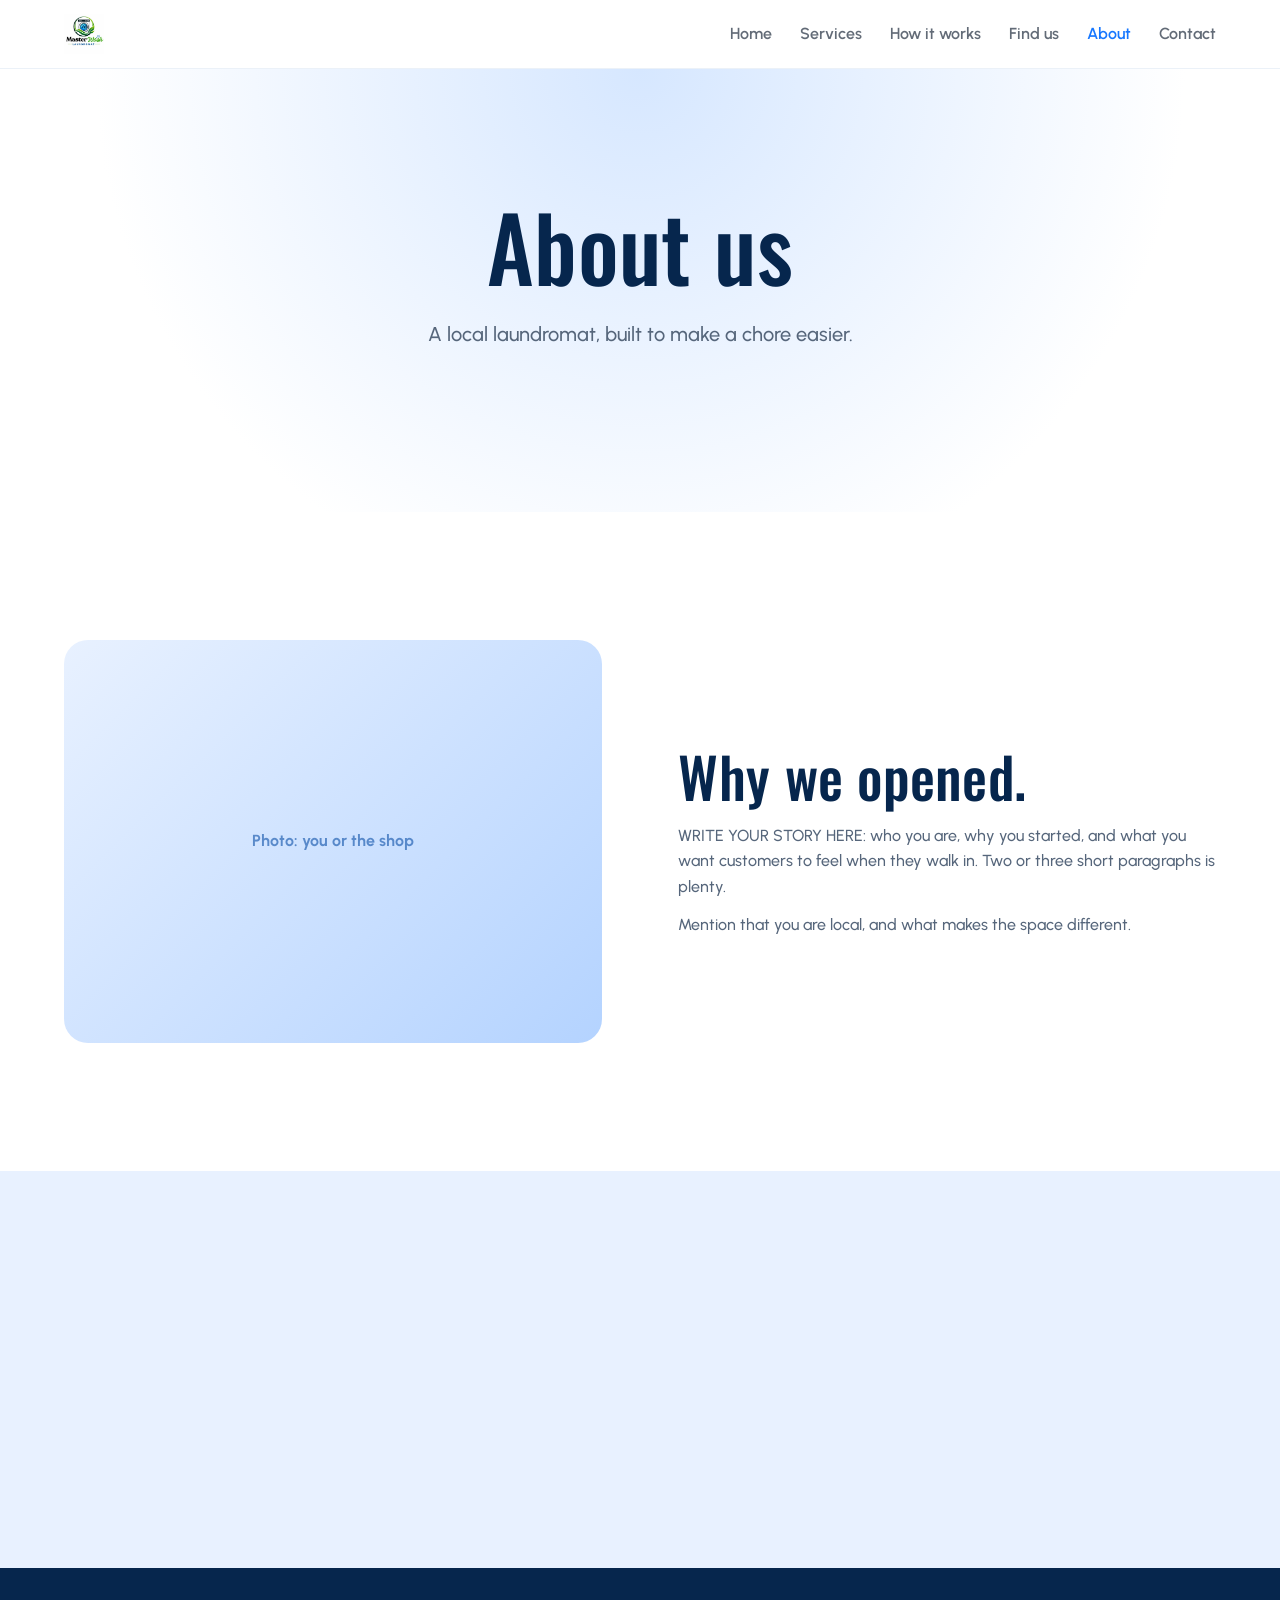
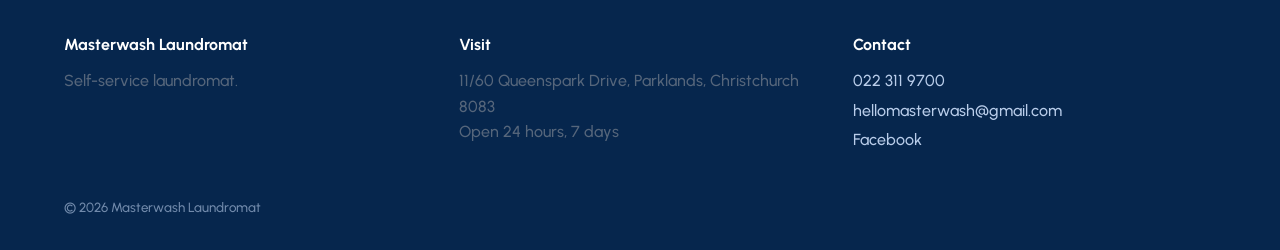
<file: about.html>
<!doctype html>
<html lang="en">
  <head>
    <meta charset="UTF-8" />
    <meta name="viewport" content="width=device-width,initial-scale=1,viewport-fit=cover" />
    <title>About | Masterwash Laundromat</title>
    <meta
      name="description"
      content="The story behind Masterwash Laundromat, a new self-service laundromat in Parklands."
    />
    <link rel="preconnect" href="https://fonts.googleapis.com" />
    <link rel="preconnect" href="https://fonts.gstatic.com" crossorigin />
    <link
      href="https://fonts.googleapis.com/css2?family=Oswald:wght@400..700&family=Urbanist:wght@400..800&display=swap"
      rel="stylesheet"
    />
    <link rel="icon" href="images/logo.jpg" />
    <link rel="stylesheet" href="style.css" />
    <script src="script.js" defer></script>
  </head>
  <body>
    <!-- Hero -->
    <section class="hero short">
      <div class="wrap">
        <h1>About us</h1>
        <p>A local laundromat, built to make a chore easier.</p>
      </div>
    </section>

    <!-- Story -->
    <section>
      <div class="wrap split reveal">
        <div class="media" data-label="Photo: you or the shop"></div>
        <div>
          <h2>Why we opened.</h2>
          <p>
            WRITE YOUR STORY HERE: who you are, why you started, and what you want customers to feel
            when they walk in. Two or three short paragraphs is plenty.
          </p>
          <p>Mention that you are local, and what makes the space different.</p>
        </div>
      </div>
    </section>

    <!-- Values -->
    <section class="tint">
      <div class="wrap">
        <div class="grid stagger mt-0">
          <article class="tile">
            <h3>Clean</h3>
            <p>Machines and floors wiped down and checked daily.</p>
          </article>
          <article class="tile">
            <h3>Open when you need it</h3>
            <p>24 hours a day, 7 days a week.</p>
          </article>
          <article class="tile">
            <h3>Fair prices</h3>
            <p>Clear pricing with nothing hidden.</p>
          </article>
        </div>
      </div>
    </section>
  </body>
</html>
</file>
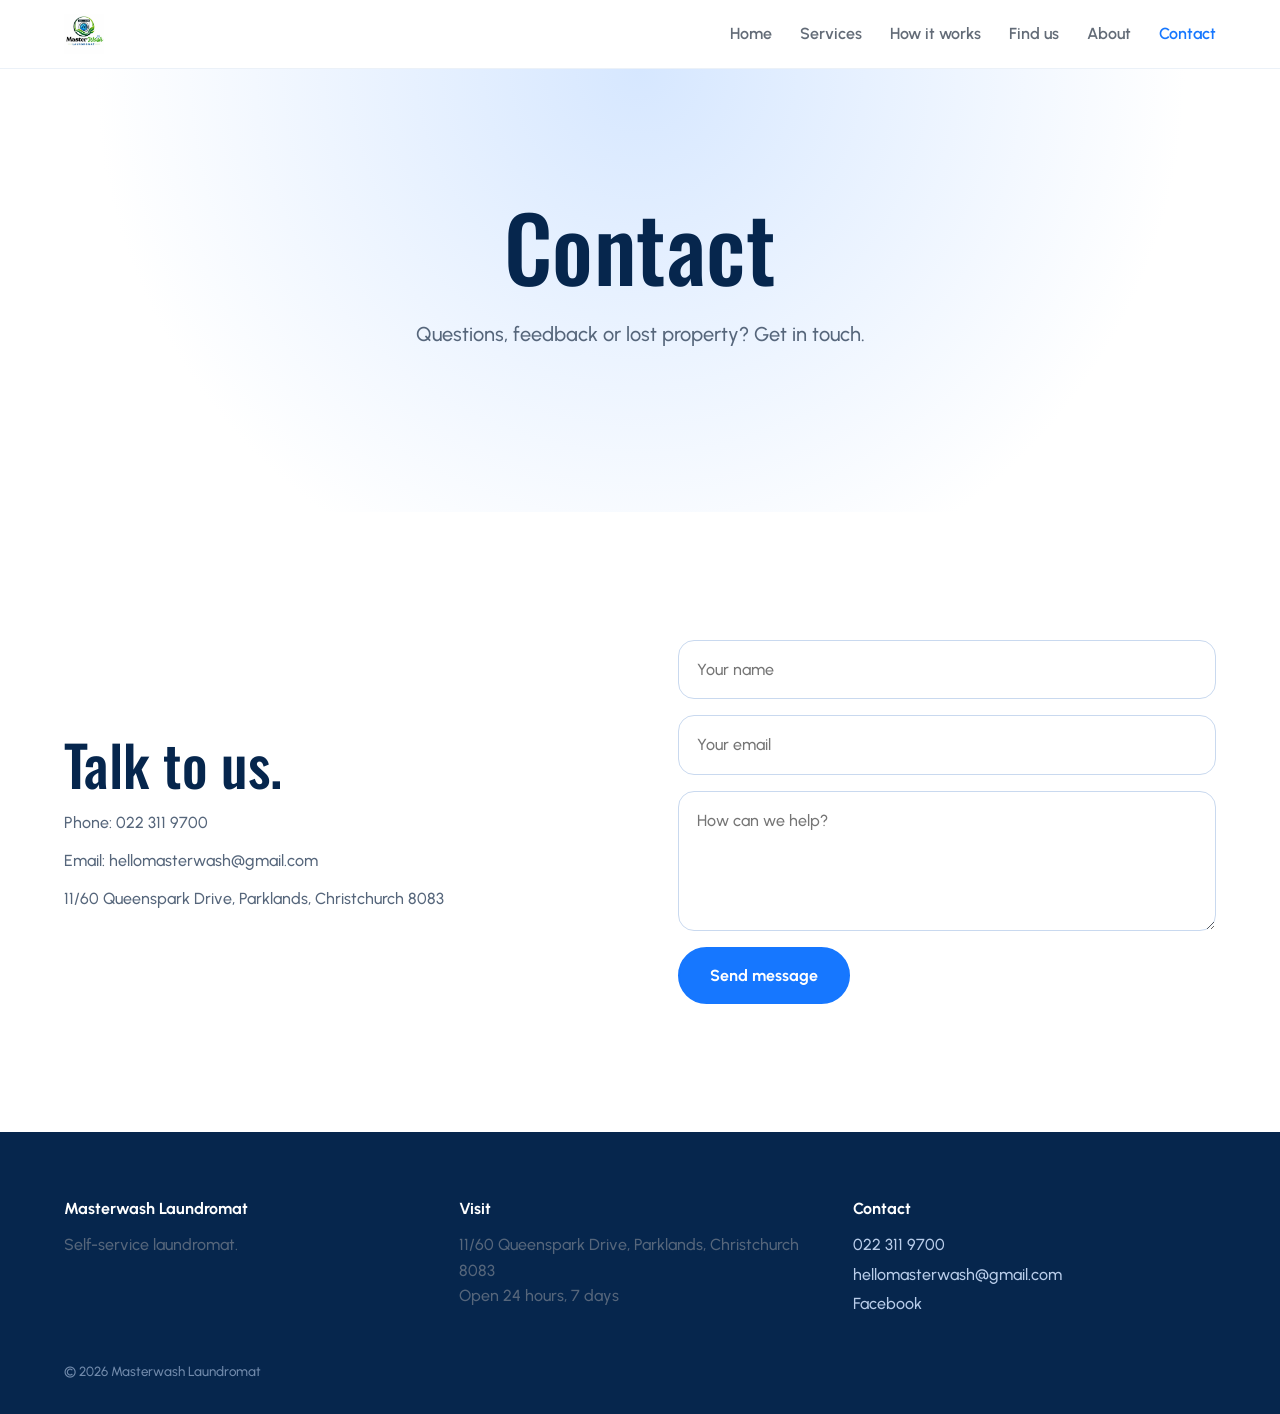
<file: contact.html>
<!doctype html>
<html lang="en">
  <head>
    <meta charset="UTF-8" />
    <meta name="viewport" content="width=device-width,initial-scale=1,viewport-fit=cover" />
    <title>Contact | Masterwash Laundromat</title>
    <meta name="description" content="Get in touch with Masterwash Laundromat." />
    <link rel="preconnect" href="https://fonts.googleapis.com" />
    <link rel="preconnect" href="https://fonts.gstatic.com" crossorigin />
    <link
      href="https://fonts.googleapis.com/css2?family=Oswald:wght@400..700&family=Urbanist:wght@400..800&display=swap"
      rel="stylesheet"
    />
    <link rel="icon" href="images/logo.jpg" />
    <link rel="stylesheet" href="style.css" />
    <script src="script.js" defer></script>
  </head>
  <body>
    <!-- Hero -->
    <section class="hero short">
      <div class="wrap">
        <h1>Contact</h1>
        <p>Questions, feedback or lost property? Get in touch.</p>
      </div>
    </section>

    <!-- Contact -->
    <section>
      <div class="wrap split reveal">
        <div>
          <h2>Talk to us.</h2>
          <p>Phone: 022 311 9700</p>
          <p>Email: hellomasterwash@gmail.com</p>
          <p>11/60 Queenspark Drive, Parklands, Christchurch 8083</p>
        </div>
        <!-- Form -->
        <form name="contact" method="POST" data-netlify="true">
          <input type="text" name="name" placeholder="Your name" aria-label="Your name" required />
          <input
            type="email"
            name="email"
            placeholder="Your email"
            aria-label="Your email"
            required
          />
          <textarea
            name="message"
            placeholder="How can we help?"
            aria-label="Message"
            required
          ></textarea>
          <button class="btn" type="submit">Send message</button>
        </form>
      </div>
    </section>
  </body>
</html>
</file>
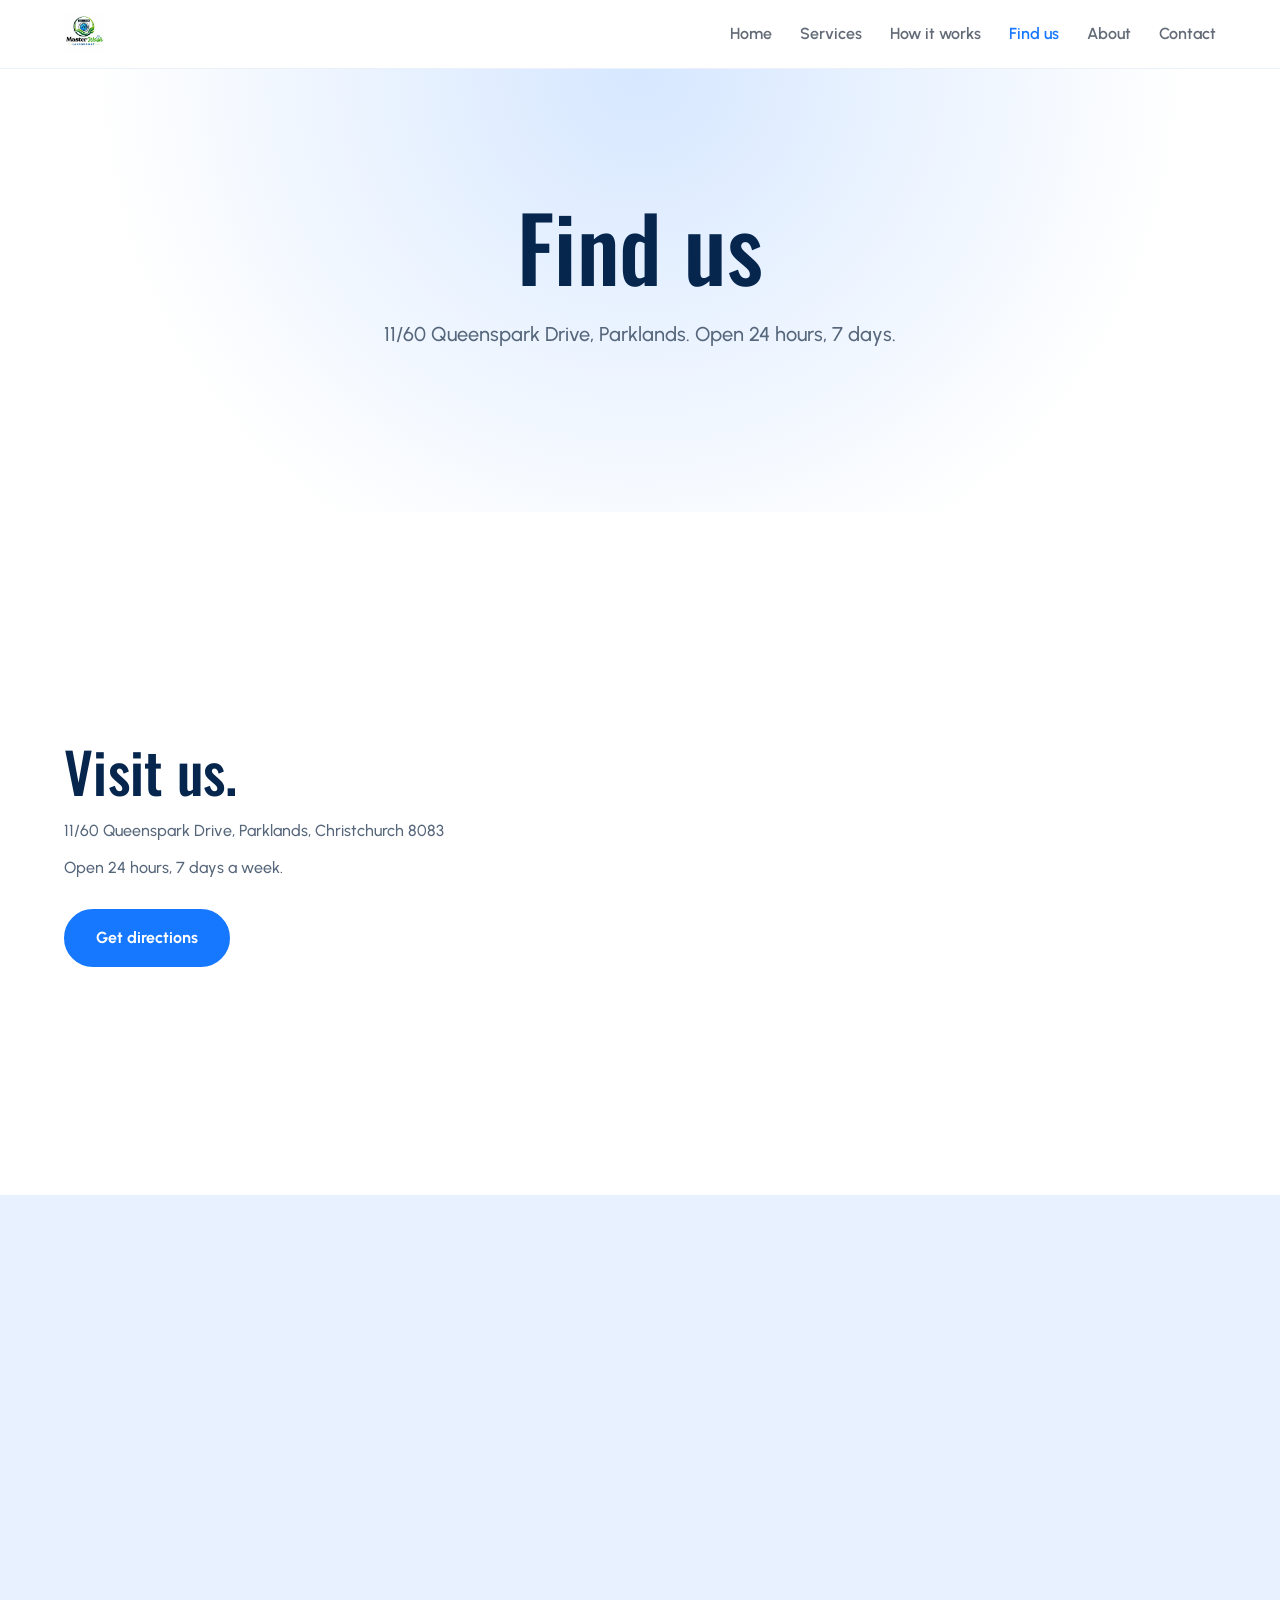
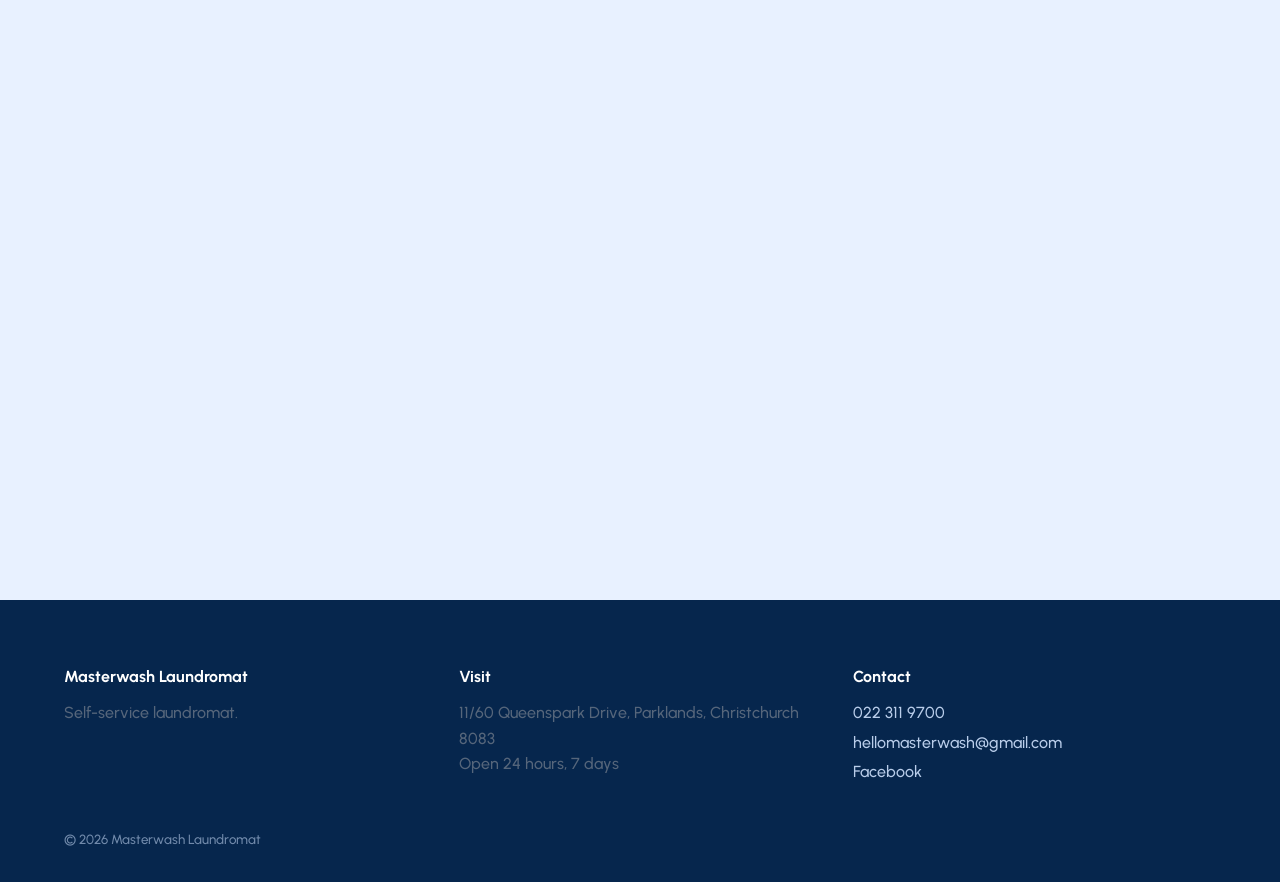
<file: find-us.html>
<!doctype html>
<html lang="en">
  <head>
    <meta charset="UTF-8" />
    <meta name="viewport" content="width=device-width,initial-scale=1,viewport-fit=cover" />
    <title>Find us | Masterwash Laundromat</title>
    <meta
      name="description"
      content="Address, opening hours and map for Masterwash Laundromat in Parklands."
    />
    <link rel="preconnect" href="https://fonts.googleapis.com" />
    <link rel="preconnect" href="https://fonts.gstatic.com" crossorigin />
    <link
      href="https://fonts.googleapis.com/css2?family=Oswald:wght@400..700&family=Urbanist:wght@400..800&display=swap"
      rel="stylesheet"
    />
    <link rel="icon" href="images/logo.jpg" />
    <link rel="stylesheet" href="style.css" />
    <script src="script.js" defer></script>
  </head>
  <body>
    <!-- Hero -->
    <section class="hero short">
      <div class="wrap">
        <h1>Find us</h1>
        <p>11/60 Queenspark Drive, Parklands. Open 24 hours, 7 days.</p>
      </div>
    </section>

    <!-- Location -->
    <section>
      <div class="wrap split reveal">
        <div>
          <h2>Visit us.</h2>
          <p>11/60 Queenspark Drive, Parklands, Christchurch 8083</p>
          <p>Open 24 hours, 7 days a week.</p>
          <div class="mt-md">
            <a
              class="btn"
              href="https://www.google.com/maps/search/?api=1&query=11%2F60+Queenspark+Drive+Parklands+Christchurch+8083"
              target="_blank"
              rel="noopener"
              >Get directions</a
            >
          </div>
        </div>
        <!-- Map -->
        <div class="embed">
          <iframe
            title="Map to Masterwash Laundromat"
            loading="lazy"
            src="https://www.google.com/maps/embed?pb=!1m18!1m12!1m3!1d2751.782142490872!2d172.7058687!3d-43.480936199999995!2m3!1f0!2f0!3f0!3m2!1i1024!2i768!4f13.1!3m3!1m2!1s0x6d318f333b0b0097%3A0x55132d96fd6e8fed!2s11%2F60%20Queenspark%20Drive%2C%20Parklands%2C%20Christchurch%208083!5e1!3m2!1sen!2snz!4v1791362214593!5m2!1sen!2snz"
          ></iframe>
        </div>
      </div>
    </section>

    <!-- News -->
    <section class="tint">
      <div class="wrap center">
        <h2 class="reveal">Latest news</h2>
        <!-- Facebook -->
        <div class="embed reveal mt-lg">
          <iframe
            title="Our Facebook page"
            loading="lazy"
            class="feed"
            src="https://www.facebook.com/plugins/page.php?href=https%3A%2F%2Fwww.facebook.com%2Fprofile.php%3Fid%3D61593936634754&tabs=timeline&width=500&height=640&small_header=true&adapt_container_width=true&hide_cover=false&show_facepile=false"
            scrolling="yes"
            allow="encrypted-media"
          ></iframe>
        </div>
      </div>
    </section>
  </body>
</html>
</file>
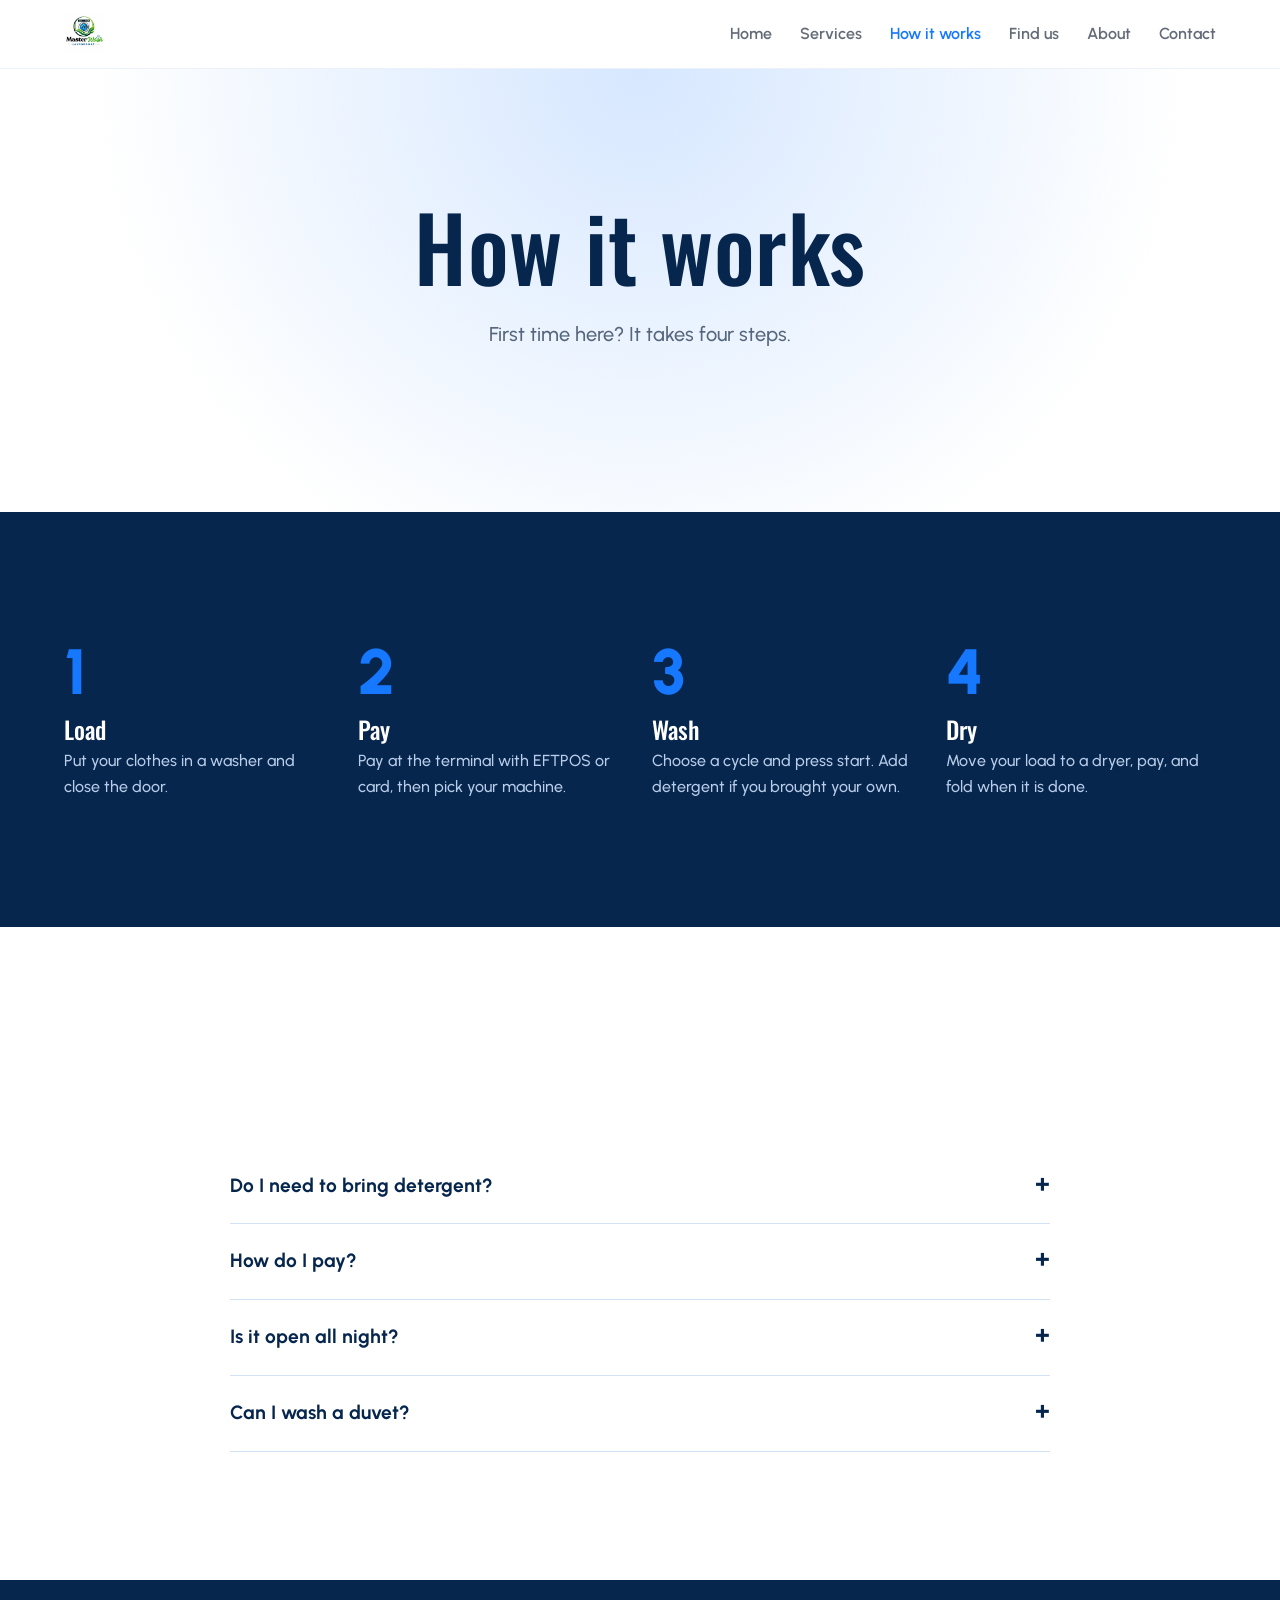
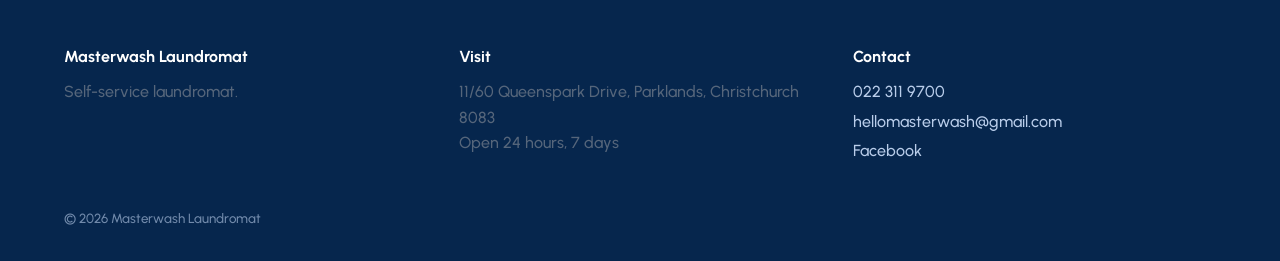
<file: how-it-works.html>
<!doctype html>
<html lang="en">
  <head>
    <meta charset="UTF-8" />
    <meta name="viewport" content="width=device-width,initial-scale=1,viewport-fit=cover" />
    <title>How it works | Masterwash Laundromat</title>
    <meta
      name="description"
      content="How to use the self-service laundromat at Masterwash Laundromat, plus answers to common questions."
    />
    <link rel="preconnect" href="https://fonts.googleapis.com" />
    <link rel="preconnect" href="https://fonts.gstatic.com" crossorigin />
    <link
      href="https://fonts.googleapis.com/css2?family=Oswald:wght@400..700&family=Urbanist:wght@400..800&display=swap"
      rel="stylesheet"
    />
    <link rel="icon" href="images/logo.jpg" />
    <link rel="stylesheet" href="style.css" />
    <script src="script.js" defer></script>
  </head>
  <body>
    <!-- Hero -->
    <section class="hero short">
      <div class="wrap">
        <h1>How it works</h1>
        <p>First time here? It takes four steps.</p>
      </div>
    </section>

    <!-- Steps -->
    <section class="dark">
      <div class="wrap">
        <div class="grid steps stagger mt-0">
          <div>
            <h3>Load</h3>
            <p>Put your clothes in a washer and close the door.</p>
          </div>
          <div>
            <h3>Pay</h3>
            <p>Pay at the terminal with EFTPOS or card, then pick your machine.</p>
          </div>
          <div>
            <h3>Wash</h3>
            <p>Choose a cycle and press start. Add detergent if you brought your own.</p>
          </div>
          <div>
            <h3>Dry</h3>
            <p>Move your load to a dryer, pay, and fold when it is done.</p>
          </div>
        </div>
      </div>
    </section>

    <!-- FAQ -->
    <section>
      <div class="wrap narrow">
        <h2 class="reveal mb-md">Common questions</h2>
        <details>
          <summary>Do I need to bring detergent?</summary>
          <p>You can bring your own, or buy detergent from the vending machine in store.</p>
        </details>
        <details>
          <summary>How do I pay?</summary>
          <p>Use EFTPOS or a card at the payment terminal. No coins are needed.</p>
        </details>
        <details>
          <summary>Is it open all night?</summary>
          <p>Yes. We are open 24 hours, 7 days a week.</p>
        </details>
        <details>
          <summary>Can I wash a duvet?</summary>
          <p>Yes. Use one of the large machines, which fit king-size duvets.</p>
        </details>
      </div>
    </section>
  </body>
</html>
</file>
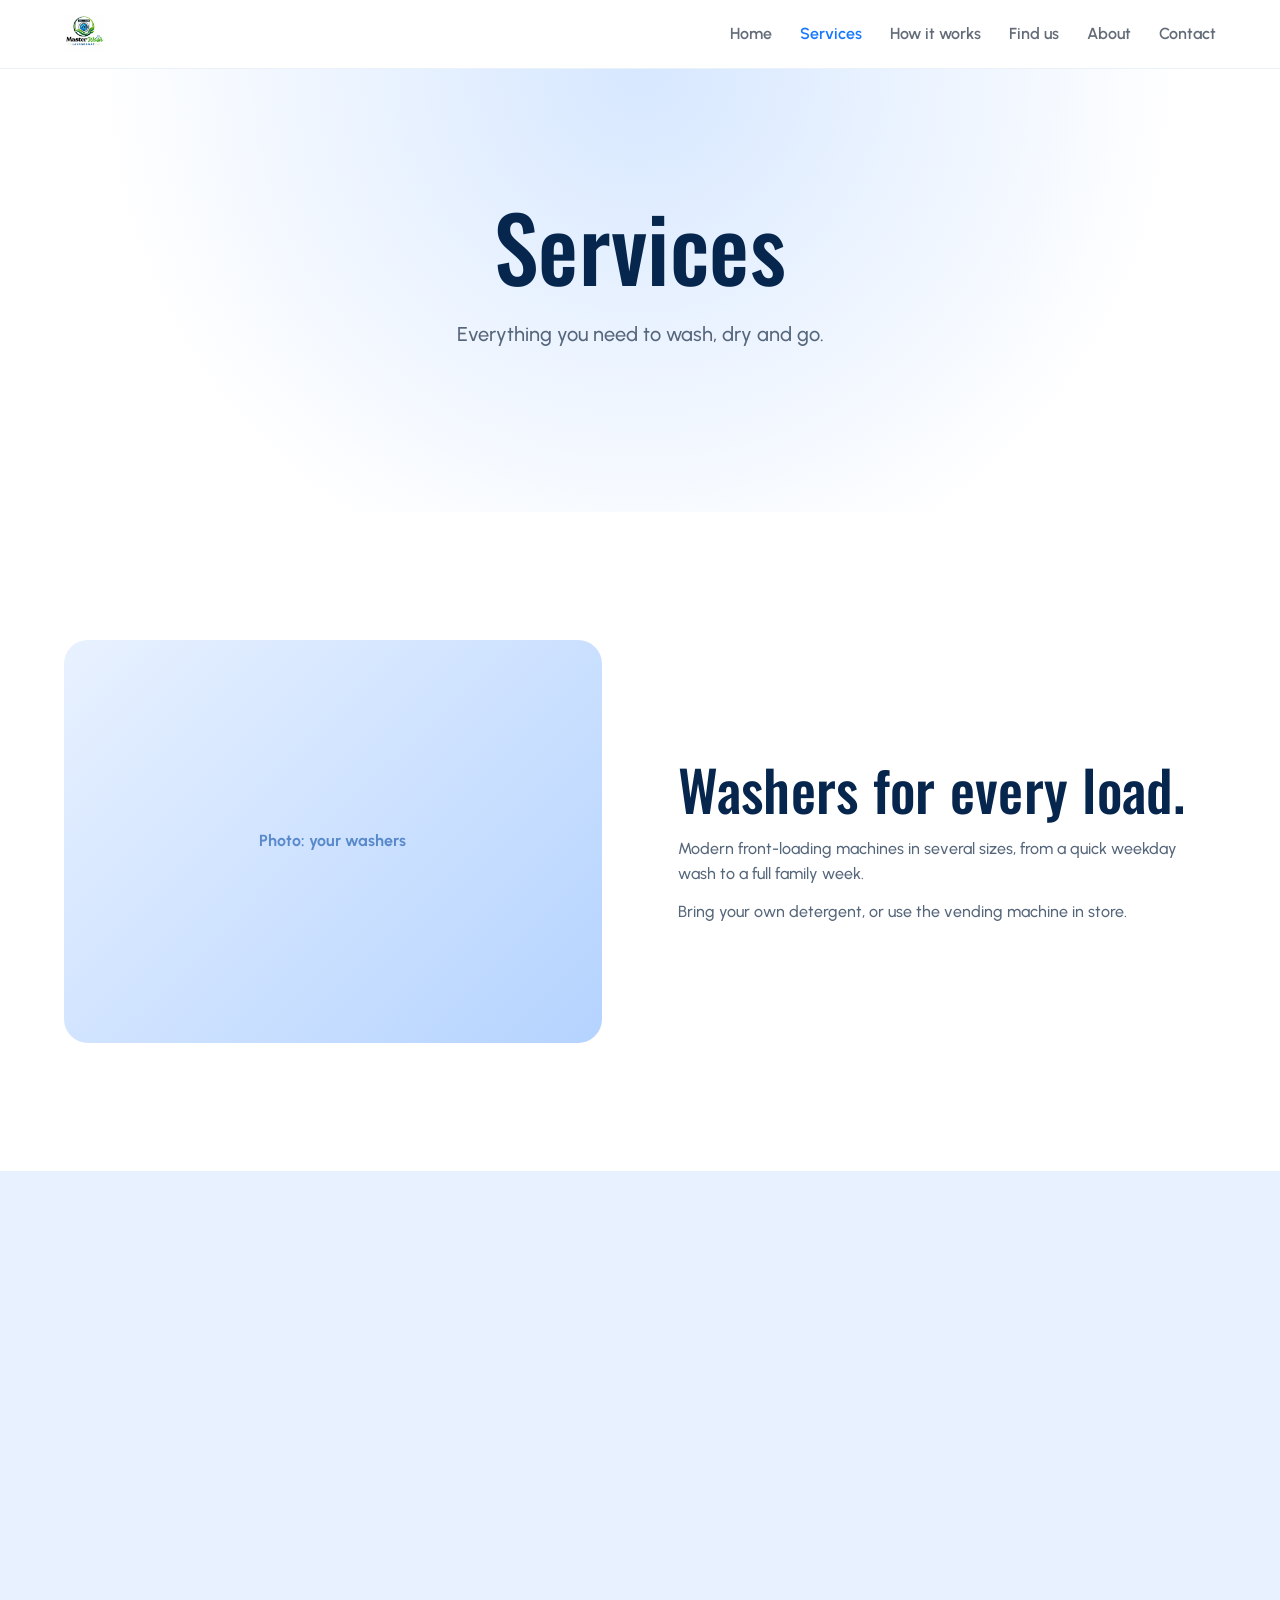
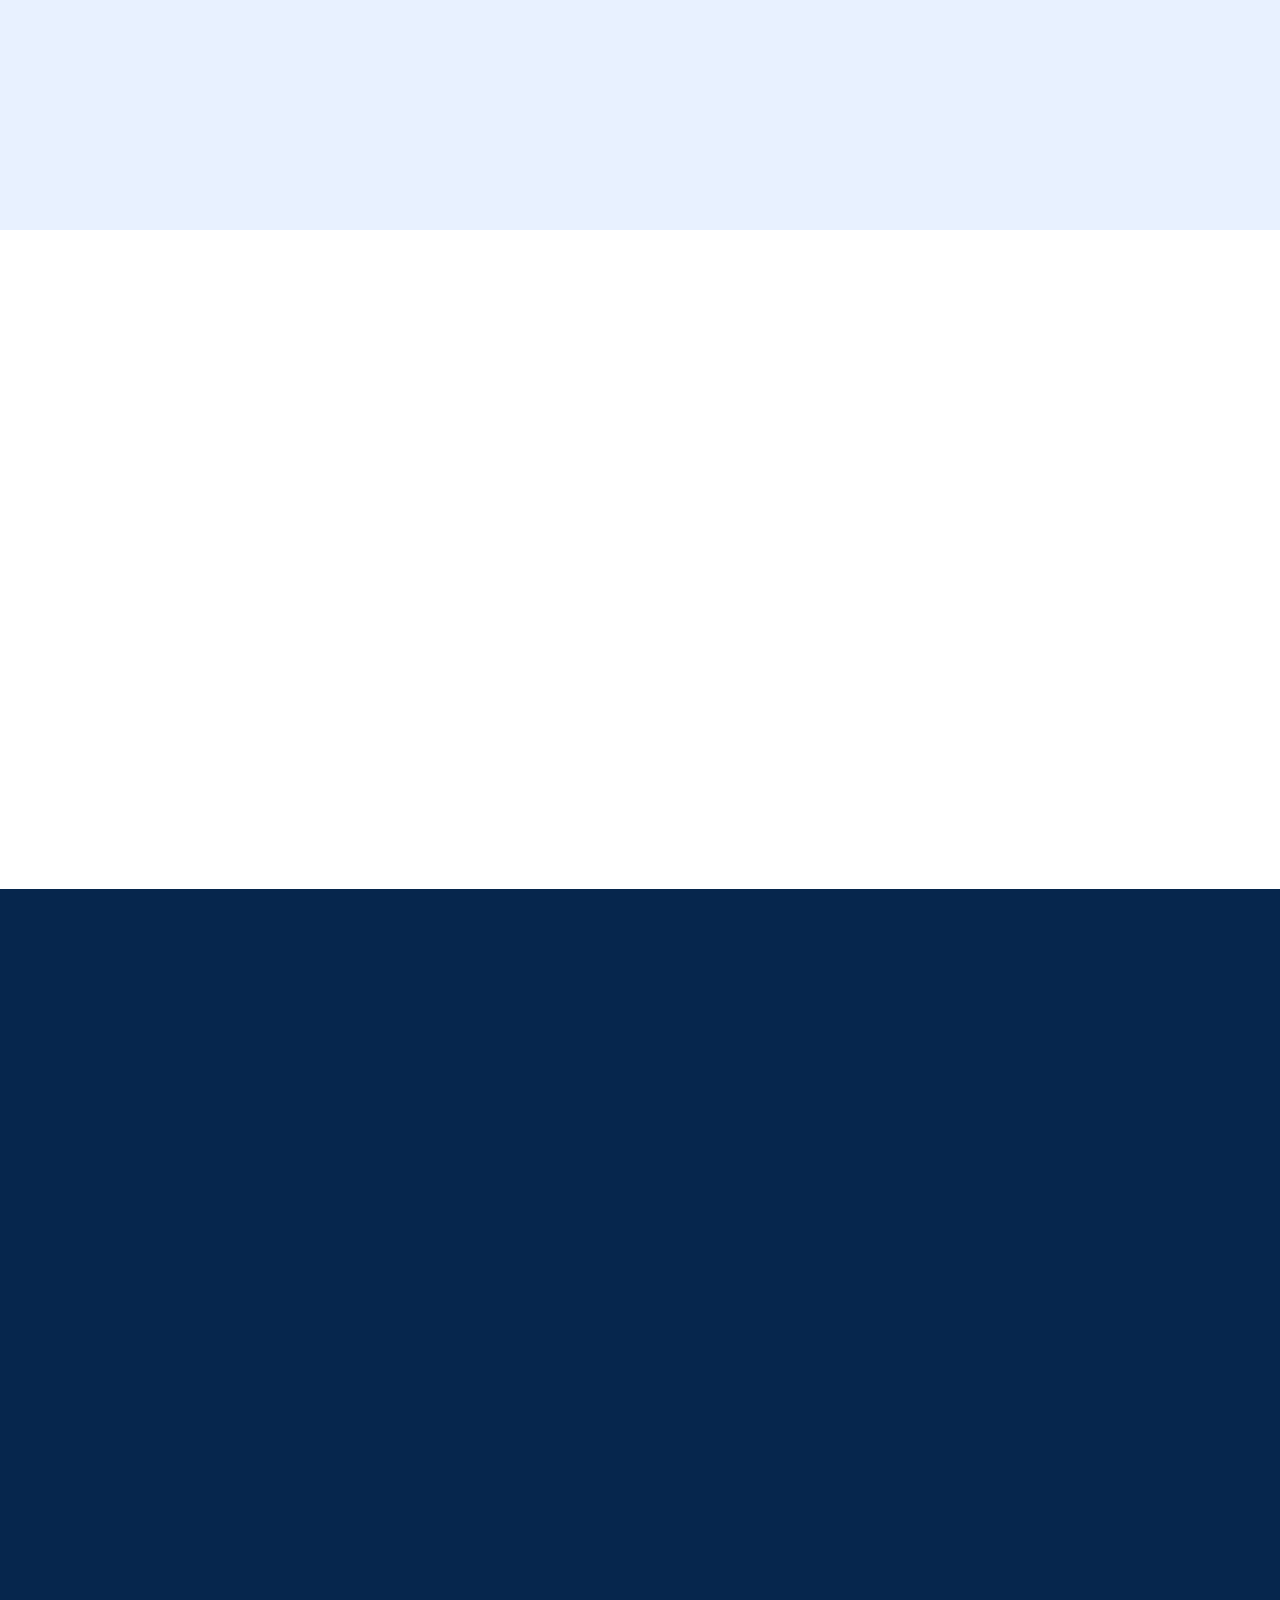
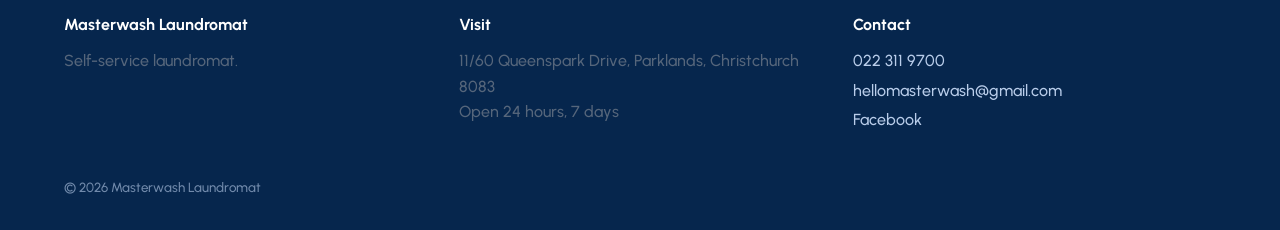
<file: services.html>
<!doctype html>
<html lang="en">
  <head>
    <meta charset="UTF-8" />
    <meta name="viewport" content="width=device-width,initial-scale=1,viewport-fit=cover" />
    <title>Services | Masterwash Laundromat</title>
    <meta
      name="description"
      content="Washers, dryers, big-load machines and easy card payment at Masterwash Laundromat."
    />
    <link rel="preconnect" href="https://fonts.googleapis.com" />
    <link rel="preconnect" href="https://fonts.gstatic.com" crossorigin />
    <link
      href="https://fonts.googleapis.com/css2?family=Oswald:wght@400..700&family=Urbanist:wght@400..800&display=swap"
      rel="stylesheet"
    />
    <link rel="icon" href="images/logo.jpg" />
    <link rel="stylesheet" href="style.css" />
    <script src="script.js" defer></script>
  </head>
  <body>
    <!-- Hero -->
    <section class="hero short">
      <div class="wrap">
        <h1>Services</h1>
        <p>Everything you need to wash, dry and go.</p>
      </div>
    </section>

    <!-- Washers -->
    <section>
      <div class="wrap split reveal">
        <div class="media" data-label="Photo: your washers"></div>
        <div>
          <h2>Washers for every load.</h2>
          <p>
            Modern front-loading machines in several sizes, from a quick weekday wash to a full
            family week.
          </p>
          <p>Bring your own detergent, or use the vending machine in store.</p>
        </div>
      </div>
    </section>

    <!-- Dryers -->
    <section class="tint">
      <div class="wrap split flip reveal">
        <div class="media" data-label="Photo: your dryers"></div>
        <div>
          <h2>Dryers that finish the job.</h2>
          <p>
            High-heat dryers that get a load done in less time than you would expect. Clothes come
            out warm, soft and ready to fold.
          </p>
        </div>
      </div>
    </section>

    <!-- Bedding -->
    <section>
      <div class="wrap split reveal">
        <div class="media" data-label="Photo: a duvet in a big washer"></div>
        <div>
          <h2>Room for duvets and blankets.</h2>
          <p>
            Our largest machines handle king-size duvets, throws and bulky bedding that struggle at
            home.
          </p>
        </div>
      </div>
    </section>

    <!-- Payment -->
    <section class="dark">
      <div class="wrap split flip reveal">
        <div class="media" data-label="Photo: your EFTPOS terminal"></div>
        <div>
          <h2>Pay your way.</h2>
          <p>
            Tap a card or use EFTPOS at the payment terminal. No coins, no tokens, no hunting for
            change.
          </p>
          <div class="mt-md"><a class="btn" href="how-it-works.html">How it works</a></div>
        </div>
      </div>
    </section>
  </body>
</html>
</file>
<file: style.css>
/* Tokens */
:root {
  --blue-900: #06264d;
  --blue-700: #0b4fa8;
  --blue-500: #1677ff;
  --blue-100: #e8f1ff;
  --ink: #0f1c2e;
  --muted: #56667b;
  --radius: 24px;
  --space: clamp(64px, 10vw, 140px);
  --ease: cubic-bezier(0.2, 0.7, 0.2, 1);
  --head: 'Oswald', sans-serif;
}

/* Base */
@view-transition {
  navigation: auto;
}
* {
  box-sizing: border-box;
  margin: 0;
  padding: 0;
}
html {
  scroll-behavior: smooth;
  -webkit-text-size-adjust: 100%;
}
body {
  font-family: 'Urbanist', sans-serif;
  font-weight: 500;
  font-size: clamp(1rem, 1.1vw, 1.125rem);
  line-height: 1.6;
  color: var(--ink);
  background: #fff;
  -webkit-font-smoothing: antialiased;
  overflow-x: clip;
  -webkit-tap-highlight-color: transparent;
}
body.loading {
  overflow: hidden;
}
img {
  max-width: 100%;
  display: block;
}
h1,
h2,
h3 {
  font-family: var(--head);
  color: var(--blue-900);
  line-height: 1.1;
  letter-spacing: 0.005em;
}
h1 {
  font-size: clamp(2.75rem, 7vw, 6rem);
  font-weight: 500;
}
h2 {
  font-size: clamp(2rem, 4.5vw, 3.5rem);
  font-weight: 500;
}
h3 {
  font-size: 1.5rem;
  font-weight: 500;
}
p {
  color: var(--muted);
}
a:focus-visible,
button:focus-visible,
summary:focus-visible,
input:focus-visible,
textarea:focus-visible {
  outline: 3px solid var(--blue-500);
  outline-offset: 3px;
}

/* Layout */
section {
  padding: var(--space) 5%;
}
.wrap {
  max-width: 1180px;
  margin: 0 auto;
}
.center {
  text-align: center;
}
.lead {
  max-width: 38rem;
  margin: 18px auto 0;
  font-size: 1.2rem;
}
.dark {
  background: var(--blue-900);
}
.dark h1,
.dark h2,
.dark h3 {
  color: #fff;
}
.dark p {
  color: #b9cdea;
}
.tint {
  background: var(--blue-100);
}
.hero {
  min-height: 88vh;
  min-height: 88svh;
  display: grid;
  align-items: center;
  text-align: center;
  background: radial-gradient(circle at 50% 0, #d6e7ff, #fff 70%);
}
.hero.short {
  min-height: 48vh;
  min-height: 48svh;
}
.hero p {
  max-width: 34rem;
  margin: 22px auto 34px;
  font-size: 1.25rem;
}

/* Header */
.site-header {
  position: sticky;
  top: 0;
  z-index: 100;
  display: flex;
  justify-content: space-between;
  align-items: center;
  padding: 14px max(5%, env(safe-area-inset-right, 0px)) 14px
    max(5%, env(safe-area-inset-left, 0px));
  padding-top: calc(14px + env(safe-area-inset-top, 0px));
  background: rgba(255, 255, 255, 0.78);
  backdrop-filter: saturate(180%) blur(20px);
  -webkit-backdrop-filter: saturate(180%) blur(20px);
  border-bottom: 1px solid rgba(11, 79, 168, 0.08);
}
.brand img {
  height: 40px;
}
#site-nav a {
  margin-left: 28px;
  text-decoration: none;
  color: var(--ink);
  opacity: 0.65;
  font-weight: 600;
  transition:
    opacity 0.2s,
    color 0.2s;
}
#site-nav a:hover,
#site-nav a.active {
  opacity: 1;
  color: var(--blue-500);
}
.menu-toggle {
  display: none;
  background: none;
  border: 0;
  font: inherit;
  font-weight: 700;
  color: var(--blue-900);
  cursor: pointer;
  min-width: 44px;
  min-height: 44px;
}

/* Buttons */
.btn {
  display: inline-block;
  padding: 14px 30px;
  border-radius: 999px;
  background: var(--blue-500);
  color: #fff;
  text-decoration: none;
  font-weight: 700;
  border: 2px solid var(--blue-500);
  transition:
    transform 0.25s,
    background 0.25s;
}
@media (hover: hover) {
  .btn:hover {
    transform: scale(1.04);
    background: var(--blue-700);
    border-color: var(--blue-700);
  }
}
.btn.ghost {
  background: transparent;
  color: var(--blue-500);
}
@media (hover: hover) {
  .btn.ghost:hover {
    background: var(--blue-100);
  }
}
.dark .btn.ghost {
  color: #fff;
  border-color: #fff;
}
.hero .btn + .btn {
  margin-left: 12px;
}

/* Media */
.media {
  position: relative;
  display: grid;
  place-items: center;
  aspect-ratio: 4/3;
  border-radius: var(--radius);
  overflow: hidden;
  background: linear-gradient(135deg, var(--blue-100), #b4d3ff);
}
.media::after {
  content: attr(data-label);
  padding: 16px;
  text-align: center;
  font-weight: 700;
  color: var(--blue-700);
  opacity: 0.6;
}
.media:has(img)::after {
  display: none;
}
.media img {
  width: 100%;
  height: 100%;
  object-fit: cover;
  transition: transform 0.9s var(--ease);
}
@media (hover: hover) {
  .media:hover img {
    transform: scale(1.05);
  }
}

/* Tiles */
.grid {
  display: grid;
  grid-template-columns: repeat(auto-fit, minmax(250px, 1fr));
  gap: 24px;
  margin-top: 56px;
}
.tile {
  padding: 28px;
  border-radius: var(--radius);
  background: var(--blue-100);
}
.tile .media {
  aspect-ratio: 1;
  margin-bottom: 24px;
  background: linear-gradient(135deg, #fff, #c9defc);
}
.tile p {
  margin-top: 8px;
}

/* Split */
.split {
  display: grid;
  grid-template-columns: 1fr 1fr;
  gap: clamp(32px, 6vw, 96px);
  align-items: center;
}
.split.flip .media,
.split.flip .embed {
  order: 2;
}
.split h2 {
  margin-bottom: 16px;
}
.split p + p {
  margin-top: 12px;
}
.embed iframe {
  width: 100%;
  min-height: 420px;
  border: 0;
  border-radius: var(--radius);
}
.embed .feed {
  max-width: 500px;
  min-height: 640px;
}

/* Showcase */
.showcase {
  display: grid;
  grid-template-columns: 1fr 1fr;
  gap: 4vw;
}
.showcase-model {
  position: sticky;
  top: 90px;
  height: calc(100vh - 120px);
  align-self: start;
  border-radius: var(--radius);
  background: radial-gradient(circle at 50% 40%, #1a4a8f, #0a2f63 70%);
}
.showcase-model model-viewer {
  width: 100%;
  height: 100%;
  --poster-color: transparent;
}
.step {
  min-height: 85vh;
  display: flex;
  flex-direction: column;
  justify-content: center;
  opacity: 0.25;
  transition: opacity 0.5s;
}
.step.active {
  opacity: 1;
}
.step h3 {
  font-size: clamp(1.8rem, 3.5vw, 2.75rem);
  margin-bottom: 10px;
}

/* Steps */
.steps {
  counter-reset: s;
}
.steps > div::before {
  counter-increment: s;
  content: counter(s);
  display: block;
  font-size: 4rem;
  font-weight: 800;
  line-height: 1;
  color: var(--blue-500);
  margin-bottom: 12px;
}
.steps p {
  margin-top: 6px;
}

/* FAQ */
details {
  border-bottom: 1px solid #d3e1f5;
  padding: 22px 0;
}
summary {
  display: flex;
  justify-content: space-between;
  cursor: pointer;
  list-style: none;
  font-weight: 700;
  font-size: 1.2rem;
  color: var(--blue-900);
}
summary::-webkit-details-marker {
  display: none;
}
summary::after {
  content: '+';
  font-size: 1.6rem;
  line-height: 1;
  transition: transform 0.3s;
}
details[open] summary::after {
  transform: rotate(45deg);
}
details p {
  margin-top: 12px;
  max-width: 42rem;
}

/* Form */
form {
  display: grid;
  gap: 16px;
}
input,
textarea {
  width: 100%;
  padding: 16px 18px;
  font: inherit;
  border: 1px solid #c9d9ef;
  border-radius: 16px;
  background: #fff;
}
textarea {
  min-height: 140px;
  resize: vertical;
}
form .btn {
  cursor: pointer;
  justify-self: start;
  font: inherit;
  font-weight: 700;
}

/* Footer */
.site-footer {
  padding: 64px 5% calc(32px + env(safe-area-inset-bottom, 0px));
  background: var(--blue-900);
  color: #b9cdea;
}
.site-footer .cols {
  max-width: 1180px;
  margin: 0 auto;
  display: grid;
  grid-template-columns: repeat(auto-fit, minmax(200px, 1fr));
  gap: 32px;
}
.site-footer h4 {
  color: #fff;
  margin-bottom: 10px;
}
.site-footer a {
  display: block;
  margin: 4px 0;
  color: #b9cdea;
  text-decoration: none;
}
.site-footer a:hover {
  color: #fff;
}
.site-footer small {
  display: block;
  max-width: 1180px;
  margin: 40px auto 0;
  opacity: 0.6;
}

/* Loader */
#loader {
  position: fixed;
  inset: 0;
  z-index: 9999;
  display: flex;
  flex-direction: column;
  align-items: center;
  justify-content: center;
  gap: 24px;
  background: #fff;
  transition:
    opacity 0.6s,
    visibility 0.6s;
}
#loader.hidden {
  opacity: 0;
  visibility: hidden;
}
#loader img {
  width: 150px;
  animation: pulse 1.6s ease-in-out infinite;
}
.bar {
  width: 150px;
  height: 3px;
  border-radius: 3px;
  background: var(--blue-100);
  overflow: hidden;
}
.bar span {
  display: block;
  width: 40%;
  height: 100%;
  background: var(--blue-500);
  animation: slide 1.1s ease-in-out infinite;
}
@keyframes pulse {
  50% {
    opacity: 0.55;
  }
}
@keyframes slide {
  from {
    transform: translateX(-100%);
  }
  to {
    transform: translateX(350%);
  }
}

/* Reveal */
.reveal {
  opacity: 0;
  transform: translateY(36px);
  transition:
    opacity 0.9s var(--ease),
    transform 0.9s var(--ease);
}
.reveal.visible {
  opacity: 1;
  transform: none;
}

/* Responsive */
@media (max-width: 900px) {
  .menu-toggle {
    display: block;
  }
  #site-nav {
    position: absolute;
    top: 100%;
    left: 0;
    right: 0;
    display: flex;
    flex-direction: column;
    padding: 8px 5% 24px;
    background: #fff;
    box-shadow: 0 20px 40px rgba(0, 0, 0, 0.1);
    visibility: hidden;
    opacity: 0;
    transform: translateY(-12px);
    transition:
      opacity 0.3s,
      transform 0.3s var(--ease),
      visibility 0.3s;
  }
  #site-nav.open {
    visibility: visible;
    opacity: 1;
    transform: none;
  }
  #site-nav a {
    margin: 0;
    padding: 14px 0;
    font-size: 1.3rem;
    border-bottom: 1px solid var(--blue-100);
  }
}
@media (max-width: 800px) {
  section {
    padding-left: max(5%, env(safe-area-inset-left, 0px));
    padding-right: max(5%, env(safe-area-inset-right, 0px));
  }
  .split {
    grid-template-columns: 1fr;
  }
  .split.flip .media,
  .split.flip .embed {
    order: 0;
  }
  .grid {
    margin-top: 36px;
  }
  .tile {
    padding: 20px;
  }
  .hero {
    min-height: 80vh;
    min-height: 80svh;
  }
  .hero.short {
    min-height: 38vh;
    min-height: 38svh;
  }
  .hero .btn {
    display: block;
    width: 100%;
    max-width: 320px;
    margin: 0 auto;
  }
  .hero .btn + .btn {
    margin: 12px auto 0;
  }
  .embed iframe {
    min-height: 320px;
  }
  .showcase {
    display: block;
  }
  .showcase-model {
    top: calc(68px + env(safe-area-inset-top, 0px));
    height: 42vh;
    height: 42svh;
    z-index: 2;
    margin-bottom: 8px;
  }
  .step {
    min-height: 55vh;
    min-height: 55svh;
  }
  form .btn {
    width: 100%;
    justify-self: stretch;
  }
  .site-footer {
    padding-top: 48px;
  }
}
@media (max-width: 380px) {
  .brand img {
    height: 34px;
  }
  h3 {
    font-size: 1.3rem;
  }
}

/* Motion */
@media (prefers-reduced-motion: reduce) {
  * {
    animation: none !important;
    transition: none !important;
    scroll-behavior: auto !important;
  }
  .reveal {
    opacity: 1;
    transform: none;
  }
}

/* Utilities */
.mb-lg {
  margin-bottom: 56px;
}
.mb-md {
  margin-bottom: 32px;
}
.mt-0 {
  margin-top: 0;
}
.mt-md {
  margin-top: 28px;
}
.mt-lg {
  margin-top: 40px;
}
.narrow {
  max-width: 820px;
}
</file>
